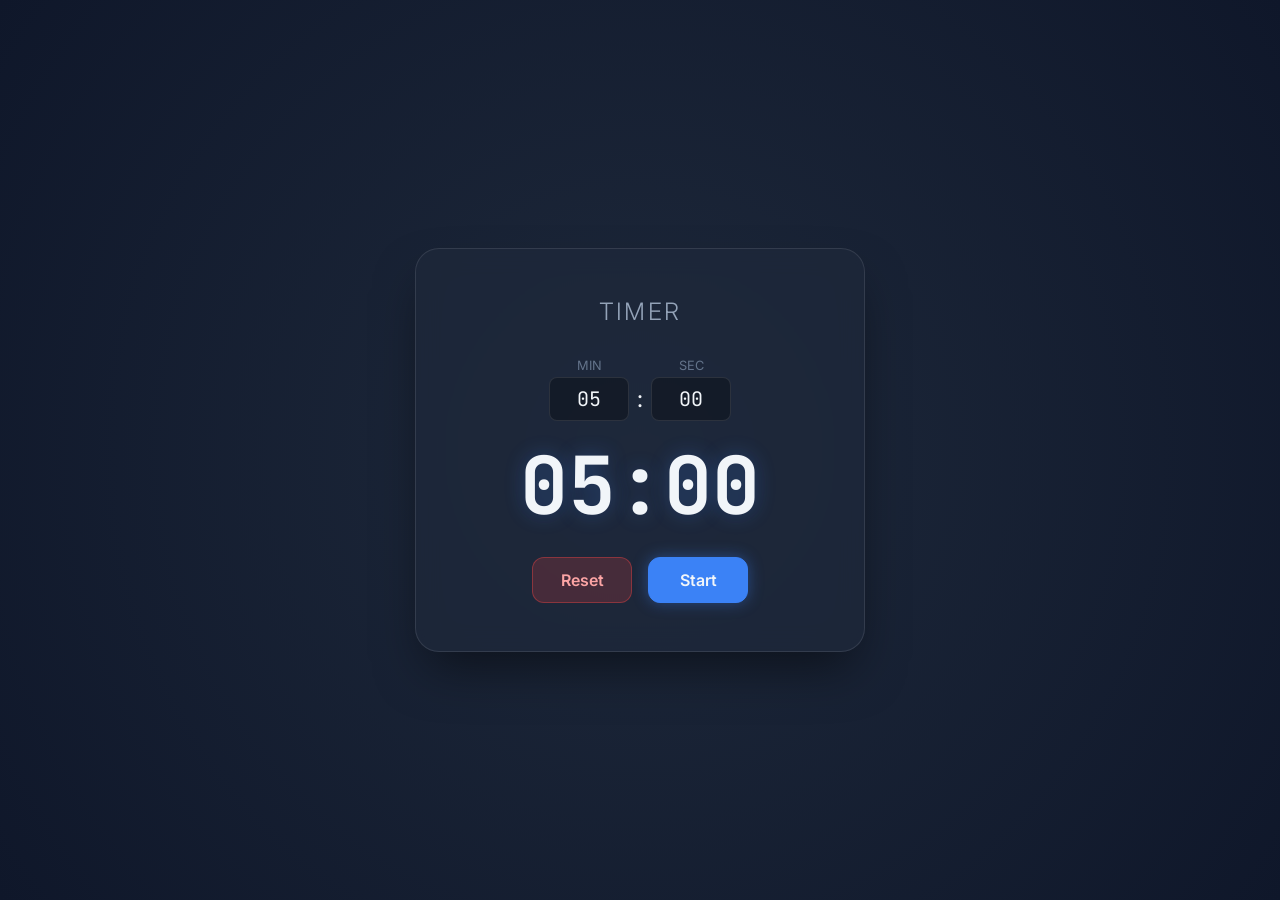
<file: index.html>
<!DOCTYPE html>
<html lang="ja">
<head>
    <meta charset="UTF-8">
    <meta name="viewport" content="width=device-width, initial-scale=1.0">
    <title>Simple Timer</title>
    <style>
        @import url('https://fonts.googleapis.com/css2?family=Inter:wght@300;400;600&family=JetBrains+Mono:wght@400;700&display=swap');

        :root {
            --bg-color: #0f172a;
            --container-bg: rgba(30, 41, 59, 0.7);
            --text-color: #f1f5f9;
            --accent-color: #3b82f6;
            --accent-hover: #2563eb;
            --danger-color: #ef4444;
            --danger-hover: #dc2626;
            --success-color: #10b981;
            --glass-border: 1px solid rgba(255, 255, 255, 0.1);
        }

        * {
            box-sizing: border-box;
            margin: 0;
            padding: 0;
        }

        body {
            font-family: 'Inter', sans-serif;
            background-color: var(--bg-color);
            background-image: radial-gradient(circle at 50% 50%, #1e293b 0%, #0f172a 100%);
            color: var(--text-color);
            display: flex;
            justify-content: center;
            align-items: center;
            min-height: 100vh;
            overflow: hidden;
        }

        .container {
            background: var(--container-bg);
            backdrop-filter: blur(12px);
            -webkit-backdrop-filter: blur(12px);
            border-radius: 24px;
            padding: 3rem;
            box-shadow: 0 25px 50px -12px rgba(0, 0, 0, 0.5);
            border: var(--glass-border);
            text-align: center;
            width: 90%;
            max-width: 450px;
            transition: transform 0.3s ease;
        }

        .container:hover {
            transform: translateY(-5px);
        }

        h1 {
            font-size: 1.5rem;
            font-weight: 300;
            margin-bottom: 2rem;
            letter-spacing: 0.1em;
            text-transform: uppercase;
            color: #94a3b8;
        }

        .timer-display {
            font-family: 'JetBrains Mono', monospace;
            font-size: 5rem;
            font-weight: 700;
            margin: 1rem 0;
            text-shadow: 0 0 20px rgba(59, 130, 246, 0.3);
            line-height: 1;
            color: var(--text-color);
        }

        .controls {
            display: flex;
            gap: 1rem;
            justify-content: center;
            margin-top: 2rem;
        }

        button {
            background: rgba(255, 255, 255, 0.05);
            border: var(--glass-border);
            color: var(--text-color);
            padding: 0.75rem 1.5rem;
            border-radius: 12px;
            font-size: 1rem;
            font-weight: 600;
            cursor: pointer;
            transition: all 0.2s ease;
            font-family: 'Inter', sans-serif;
            min-width: 100px;
        }

        button:hover {
            background: rgba(255, 255, 255, 0.1);
            transform: translateY(-2px);
        }

        button:active {
            transform: translateY(0);
        }

        button.primary {
            background: var(--accent-color);
            border-color: var(--accent-color);
            box-shadow: 0 0 15px rgba(59, 130, 246, 0.4);
        }

        button.primary:hover {
            background: var(--accent-hover);
            box-shadow: 0 0 20px rgba(59, 130, 246, 0.6);
        }

        button.danger {
            background: rgba(239, 68, 68, 0.2);
            color: #fca5a5;
            border-color: rgba(239, 68, 68, 0.4);
        }

        button.danger:hover {
            background: rgba(239, 68, 68, 0.3);
            color: #fee2e2;
        }
        
        .input-group {
            display: flex;
            justify-content: center;
            gap: 0.5rem;
            margin-bottom: 1.5rem;
        }

        input[type="number"] {
            background: rgba(0, 0, 0, 0.3);
            border: var(--glass-border);
            border-radius: 8px;
            color: var(--text-color);
            padding: 0.5rem;
            width: 80px;
            text-align: center;
            font-family: 'JetBrains Mono', monospace;
            font-size: 1.25rem;
        }

        input[type="number"]:focus {
            outline: none;
            border-color: var(--accent-color);
            box-shadow: 0 0 0 2px rgba(59, 130, 246, 0.3);
        }
        
        .label {
            font-size: 0.8rem;
            color: #64748b;
            margin-bottom: 0.25rem;
            display: block;
        }
        
        .input-wrapper {
            display: flex;
            flex-direction: column;
            align-items: center;
        }

        /* Hide number input spinners */
        input::-webkit-outer-spin-button,
        input::-webkit-inner-spin-button {
            -webkit-appearance: none;
            margin: 0;
        }
        input[type=number] {
            -moz-appearance: textfield;
        }

        .progress-ring {
            position: absolute;
            top: 50%;
            left: 50%;
            transform: translate(-50%, -50%);
            width: 100%;
            height: 100%;
            z-index: -1;
            opacity: 0.1;
            pointer-events: none;
        }

    </style>
</head>
<body>

    <div class="container">
        <h1>Timer</h1>
        
        <div class="input-group" id="input-group">
            <div class="input-wrapper">
                <span class="label">MIN</span>
                <input type="number" id="minutes-input" min="0" max="99" value="05">
            </div>
            <div style="align-self: flex-end; padding-bottom: 0.5rem; font-size: 1.5rem;">:</div>
            <div class="input-wrapper">
                <span class="label">SEC</span>
                <input type="number" id="seconds-input" min="0" max="59" value="00">
            </div>
        </div>

        <div class="timer-display" id="display">05:00</div>

        <div class="controls">
            <button id="reset-btn" class="danger">Reset</button>
            <button id="start-btn" class="primary">Start</button>
        </div>
    </div>

    <script>
        const display = document.getElementById('display');
        const minutesInput = document.getElementById('minutes-input');
        const secondsInput = document.getElementById('seconds-input');
        const startBtn = document.getElementById('start-btn');
        const resetBtn = document.getElementById('reset-btn');
        const inputGroup = document.getElementById('input-group');

        let interval;
        let timeLeft = 0;
        let isRunning = false;
        let initialTime = 0;

        function formatTime(seconds) {
            const m = Math.floor(seconds / 60);
            const s = seconds % 60;
            return `${String(m).padStart(2, '0')}:${String(s).padStart(2, '0')}`;
        }

        function updateDisplay() {
            display.textContent = formatTime(timeLeft);
            // Change color when time is low (optional visual cue)
            if (timeLeft < 10 && timeLeft > 0) {
                display.style.color = '#ef4444';
                display.style.textShadow = '0 0 20px rgba(239, 68, 68, 0.4)';
            } else {
                display.style.color = 'var(--text-color)';
                display.style.textShadow = '0 0 20px rgba(59, 130, 246, 0.3)';
            }
        }

        function toggleInputs(enabled) {
            minutesInput.disabled = !enabled;
            secondsInput.disabled = !enabled;
            if (!enabled) {
                inputGroup.style.opacity = '0.5';
                inputGroup.style.pointerEvents = 'none';
            } else {
                inputGroup.style.opacity = '1';
                inputGroup.style.pointerEvents = 'auto';
            }
        }

        function startTimer() {
            if (isRunning) {
                // Pause
                clearInterval(interval);
                isRunning = false;
                startBtn.textContent = 'Resume';
                startBtn.classList.remove('danger'); // If we had a pause style
                return;
            }

            // Start
            if (timeLeft === 0) {
                const mins = parseInt(minutesInput.value) || 0;
                const secs = parseInt(secondsInput.value) || 0;
                timeLeft = mins * 60 + secs;
                initialTime = timeLeft;
                if (timeLeft <= 0) return;
            }

            isRunning = true;
            startBtn.textContent = 'Pause';
            toggleInputs(false);
            display.style.display = 'block';
            // hide inputs visually or keep them? Keeping them visible but disabled is fine.

            interval = setInterval(() => {
                timeLeft--;
                updateDisplay();

                if (timeLeft <= 0) {
                    clearInterval(interval);
                    isRunning = false;
                    startBtn.textContent = 'Start';
                    toggleInputs(true);
                    display.style.color = '#10b981'; // Green on finish
                    display.style.textShadow = '0 0 30px rgba(16, 185, 129, 0.6)';
                    // Play a sound or shake? 
                    // Simple alert for now
                    setTimeout(() => alert('Time is up!'), 100);
                }
            }, 1000);
        }

        function resetTimer() {
            clearInterval(interval);
            isRunning = false;
            startBtn.textContent = 'Start';
            const mins = parseInt(minutesInput.value) || 0;
            const secs = parseInt(secondsInput.value) || 0;
            timeLeft = mins * 60 + secs;
            updateDisplay();
            toggleInputs(true);
            display.style.color = 'var(--text-color)';
        }

        // Initialize display based on inputs
        function init() {
           const mins = parseInt(minutesInput.value) || 0;
           const secs = parseInt(secondsInput.value) || 0;
           timeLeft = mins * 60 + secs;
           updateDisplay();
        }

        startBtn.addEventListener('click', startTimer);
        resetBtn.addEventListener('click', resetTimer);
        
        minutesInput.addEventListener('change', init);
        secondsInput.addEventListener('change', init);
        minutesInput.addEventListener('keyup', init);
        secondsInput.addEventListener('keyup', init);

        init();

    </script>
</body>
</html>
</file>
